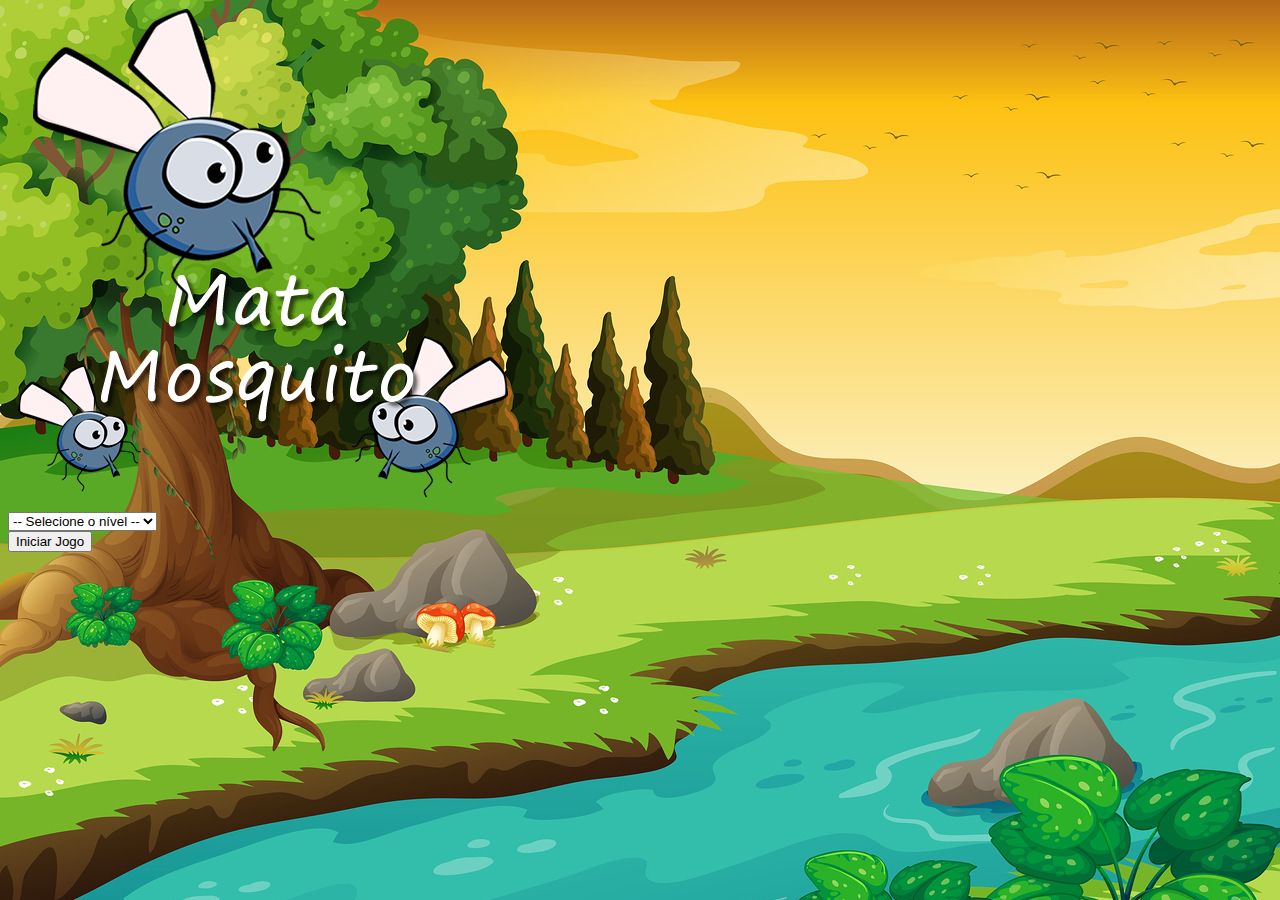
<file: index.html>
<!DOCTYPE html>
	<html>
	<head>
		<title></title>
              <meta charset="utf-8">

		<link rel="stylesheet"  href=https://cdn.jsdelivr.net/npm/bootstrap@5.0.0-beta3/dist/css/bootstrap.min.css rel="stylesheet" integrity="sha384-eOJMYsd53ii+scO/bJGFsiCZc+5NDVN2yr8+0RDqr0Ql0h+rP48ckxlpbzKgwra6" crossorigin="anonymous">

		<link rel="stylesheet" href="estilo.css">

              <script>
                     function iniciarJogo(){
                          var nivel = document.getElementById("nivel").value
                          if(nivel === ``){
                            alert("Selecione um nível para iniciar o jogo")
                            return false
                          }
                          
                          window.location.href = "app.html?" + nivel
                     }
              </script>
	</head>
	<body>
       <div class="container">
       	<div class="row">
       		<div class="col">
       			<div class="d-flex justify-content-center">
       			<img src="imagens/game.png">
       	</div>	
           </div>	
       </div>

       <div class="row">
        <div class="col">
        <div class="d-flex justify-content-center">
              <div class="mb-2">
           <select class="form-control" id="nivel">
              <option value="">-- Selecione o nível --</option>
              <option value="normal">Normal</option>
              <option value="dificil">Difícil</option>
              <option value="chucknorris">Chuck Norris</option>
                     
              </select>
             </div>  
        </div>
               
        </div>
              
       </div>

       <div class="row">
       	<div class="col">	
       	  <div class="d-flex justify-content-center">
       	  	<button type="button" class="btn btn-danger btn-lg" onclick="iniciarJogo()">Iniciar Jogo</button>
       	     </div>	
       	</div>
       </div>
	</body>
</html>
</file>
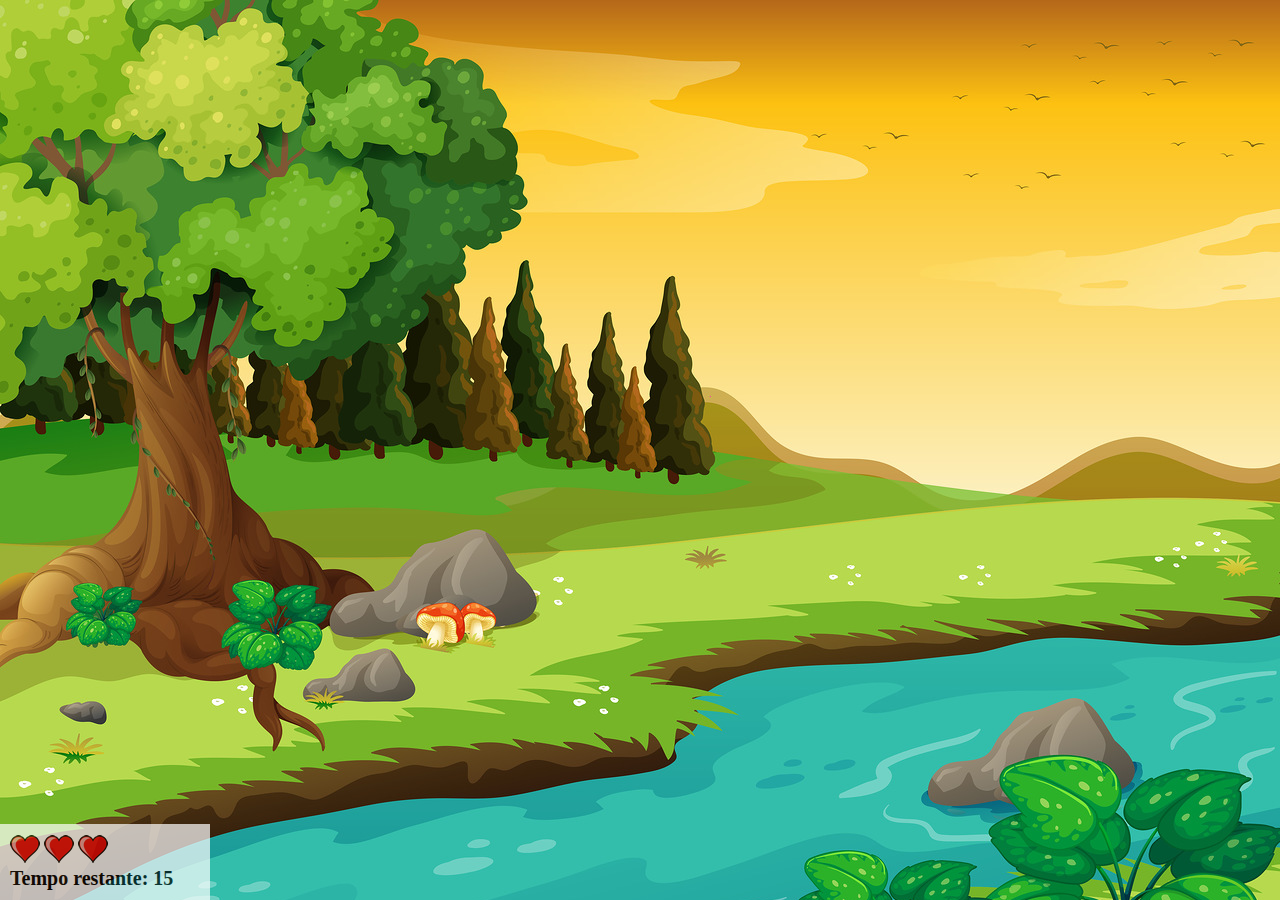
<file: app.html>
<!DOCTYPE html>
<html>
<head>
	<title></title>
	<meta charset="utf-8">

     <link rel="stylesheet"  href="estilo.css"/>
	<script src="jogo.js"></script>
</head>
<body onresize="ajustaTamanhoPalcoJogo()">

	<div class="painel">
		<div class="vidas">
			<img id="v1" src="imagens/coracao_cheio.png"/>
			<img id="v2" src="imagens/coracao_cheio.png"/>
			<img id="v3" src="imagens/coracao_cheio.png"/>
		</div>
		<div class="cronometro">Tempo restante: <span id="cronometro"></span></div>
		
	</div>
   
   
   <script>
   	document.getElementById("cronometro").innerHTML = tempo

   	var criaMosquito = setInterval(function(){
   		posicaoRandomica()
   	}, criaMosquitoTempo)
   		
   	
   </script>
</body>
</html>
</file>
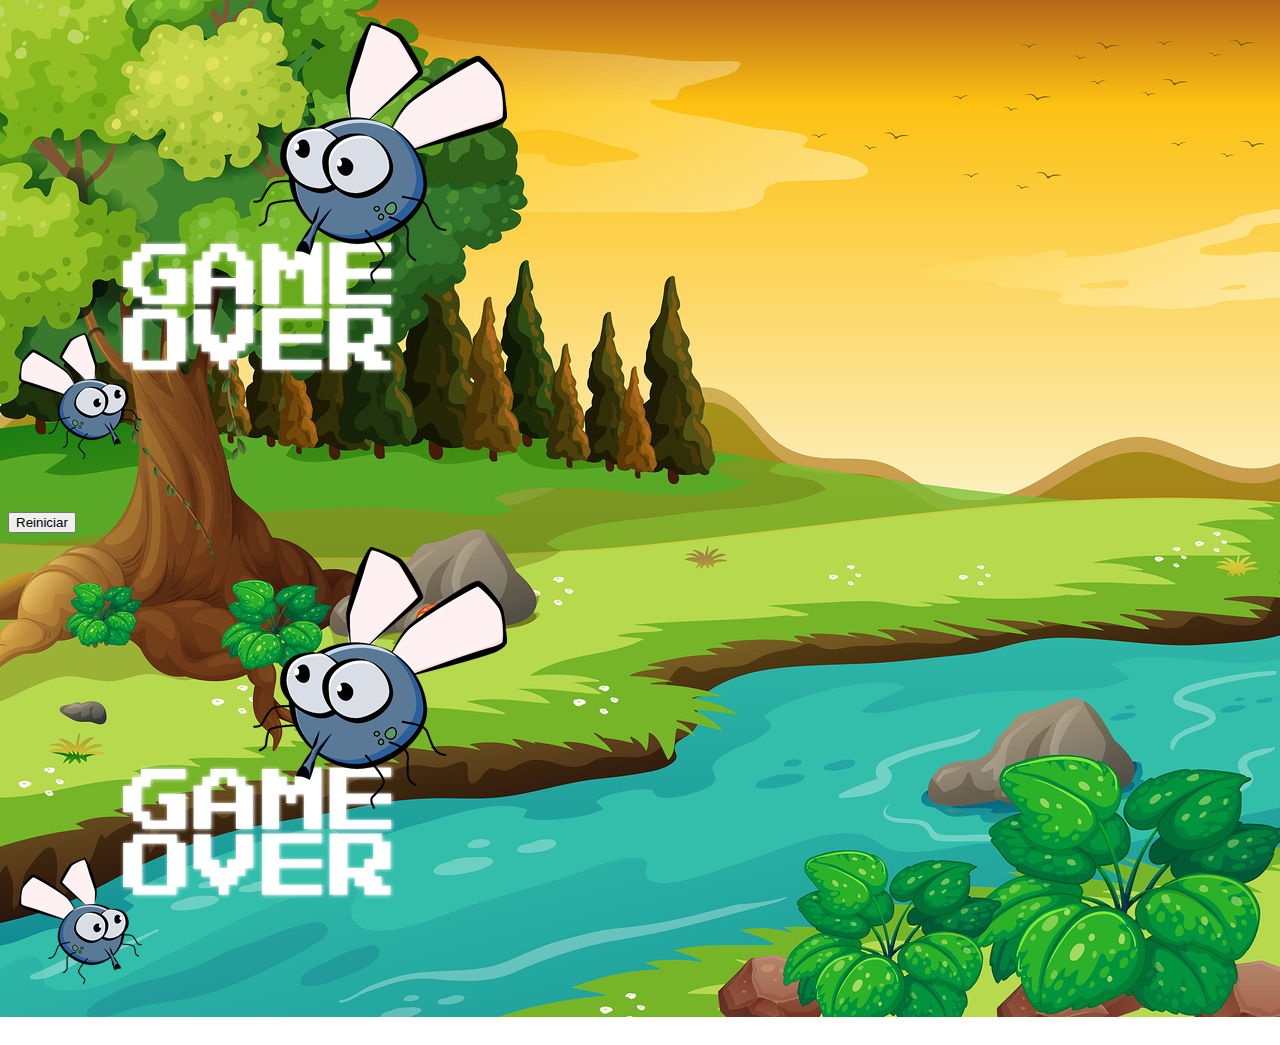
<file: fim_de_jogo.html>
<!DOCTYPE html>
	<html>
	<head>
		<title></title>
		<meta charset="utf-8">

		<link rel="stylesheet"  href=https://cdn.jsdelivr.net/npm/bootstrap@5.0.0-beta3/dist/css/bootstrap.min.css rel="stylesheet" integrity="sha384-eOJMYsd53ii+scO/bJGFsiCZc+5NDVN2yr8+0RDqr0Ql0h+rP48ckxlpbzKgwra6" crossorigin="anonymous">

		<link rel="stylesheet" href="estilo.css">
	</head>
	<body>
       <div class="container">
       	<div class="row">
       		<div class="col">
       			<div class="d-flex justify-content-center">
       			<img src="imagens/game_over.png">
       			
       		</div>
       		
       	</div>
       	
       </div>

       <div class="row">
       	<div class="col">
       	  <div class="d-flex justify-content-center">
       	  	<button type="button" class="btn btn-dark btn-lg" onclick="window.location.href = `index.html` ">Reiniciar</button>
       	     </div>
       			<img src="imagens/game_over.png">
       			
       		
       		
       	</div>
       	
       </div>
	</body>
</html>
</file>
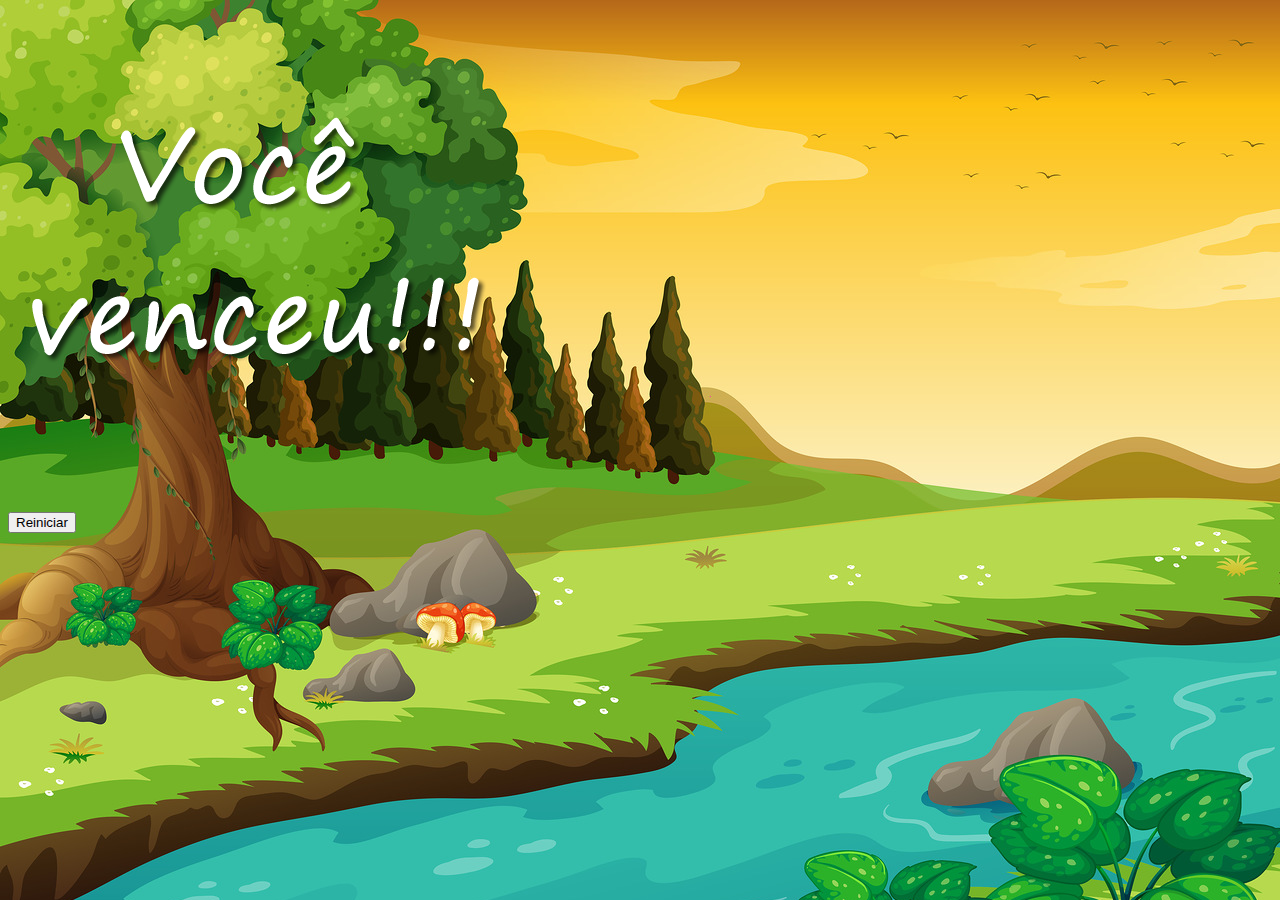
<file: vitoria.html>
<!DOCTYPE html>
	<html>
	<head>
		<title></title>
              <meta charset="utf-8">

		<link rel="stylesheet"  href=https://cdn.jsdelivr.net/npm/bootstrap@5.0.0-beta3/dist/css/bootstrap.min.css rel="stylesheet" integrity="sha384-eOJMYsd53ii+scO/bJGFsiCZc+5NDVN2yr8+0RDqr0Ql0h+rP48ckxlpbzKgwra6" crossorigin="anonymous">

		<link rel="stylesheet" href="estilo.css">
	</head>
	<body>
       <div class="container">
       	<div class="row">
       		<div class="col">
       			<div class="d-flex justify-content-center">
       			<img src="imagens/vitoria.png">
       			
       		</div>
       		
       	</div>
       	
       </div>

       <div class="row">
       	<div class="col">
       		
       	  <div class="d-flex justify-content-center">
       	  	<button type="button" class="btn btn-dark btn-lg" onclick="window.location.href = `index.html` ">Reiniciar</button>
       	     </div>	
       	</div>
       </div>
	</body>
</html>
</file>
<file: estilo.css>
html{
	cursor: url(imagens/mata_mosca.png) 30 30, auto;
}

body{
	background-image: url(imagens/bg.jpg);
	background-repeat: no-repeat;
}


.mosquito1{
	width: 50px;
	height: 50px;
}

.mosquito2{
	width: 70px;
	height: 70px;
}

.mosquito3{
	width: 90px;
	height: 90px;
}

.ladoA{
	transform: scaleX(1);
}

.ladoB{
	transform: scaleX(-1);
}

.painel{
	position: absolute;
	width: 190px;
	padding: 10px;
	left: 0px;
	bottom: 0px;
	border-top: solid 1px #fff;
	background-color: #fff;
	opacity: 0.7
    
}
.vidas{
	float: left;
}

.cronometro{
	float: left;
	font-size: 20px;
	font-weight: bold;
}
</file>
